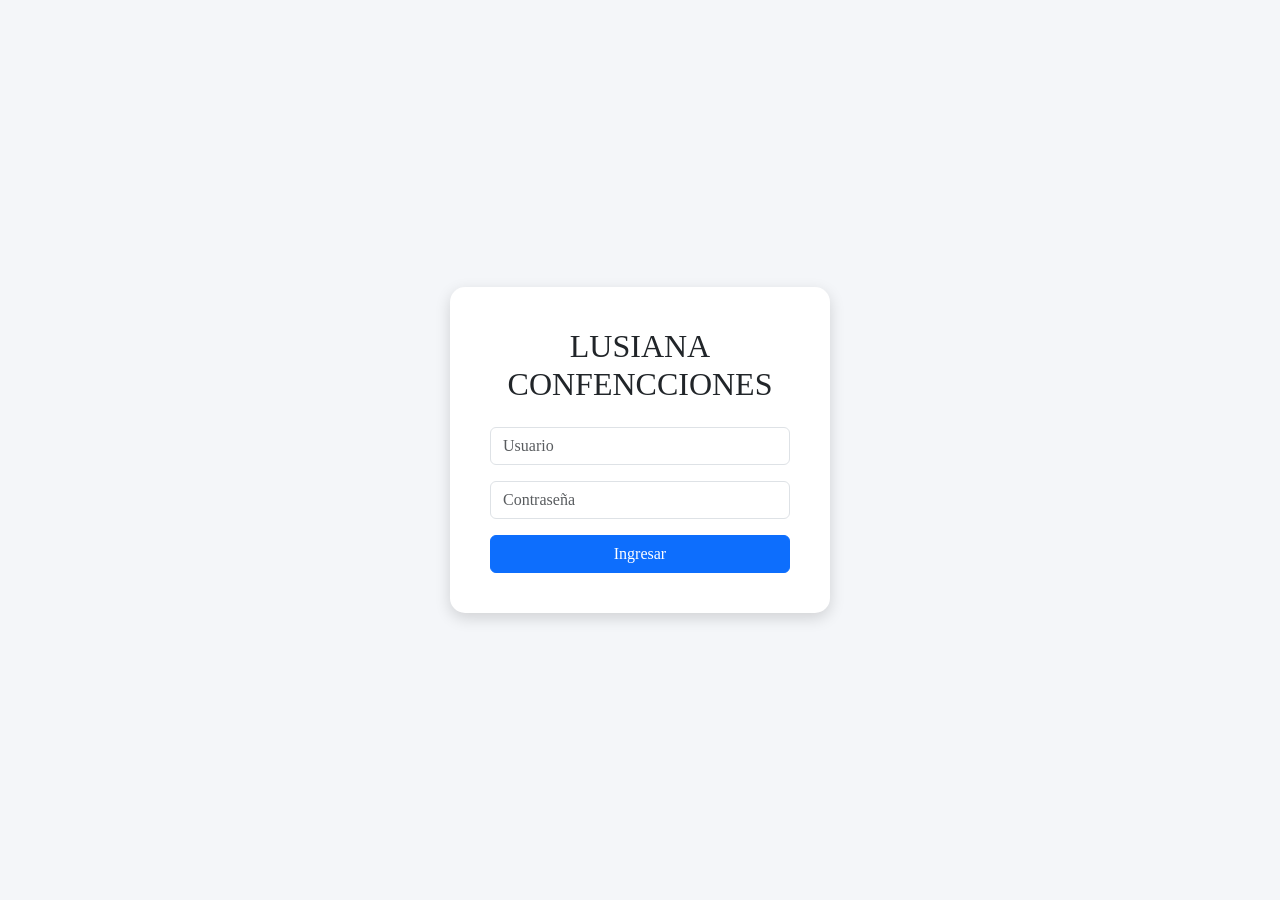
<file: frontend/index.html>
<!doctype html>
<html lang="es">
  <head>
    <meta charset="UTF-8" />

    <meta name="viewport" content="width=device-width, initial-scale=1.0" />

    <title>Lusiana Store</title>

    <link
      href="https://cdn.jsdelivr.net/npm/bootstrap@5.3.3/dist/css/bootstrap.min.css"
      rel="stylesheet"
    />

    <link rel="stylesheet" href="css/style.css" />
  </head>

  <body class="login-page">
    <div class="login-box">
      <h2 class="mb-4 text-center">LUSIANA CONFENCCIONES</h2>

      <input class="form-control mb-3" placeholder="Usuario" id="usuario" />

      <input
        type="password"
        class="form-control mb-3"
        placeholder="Contraseña"
        id="password"
      />

      <button class="btn btn-primary w-100" onclick="login()">Ingresar</button>
    </div>

    <script src="js/login.js"></script>
  </body>
</html>
</file>
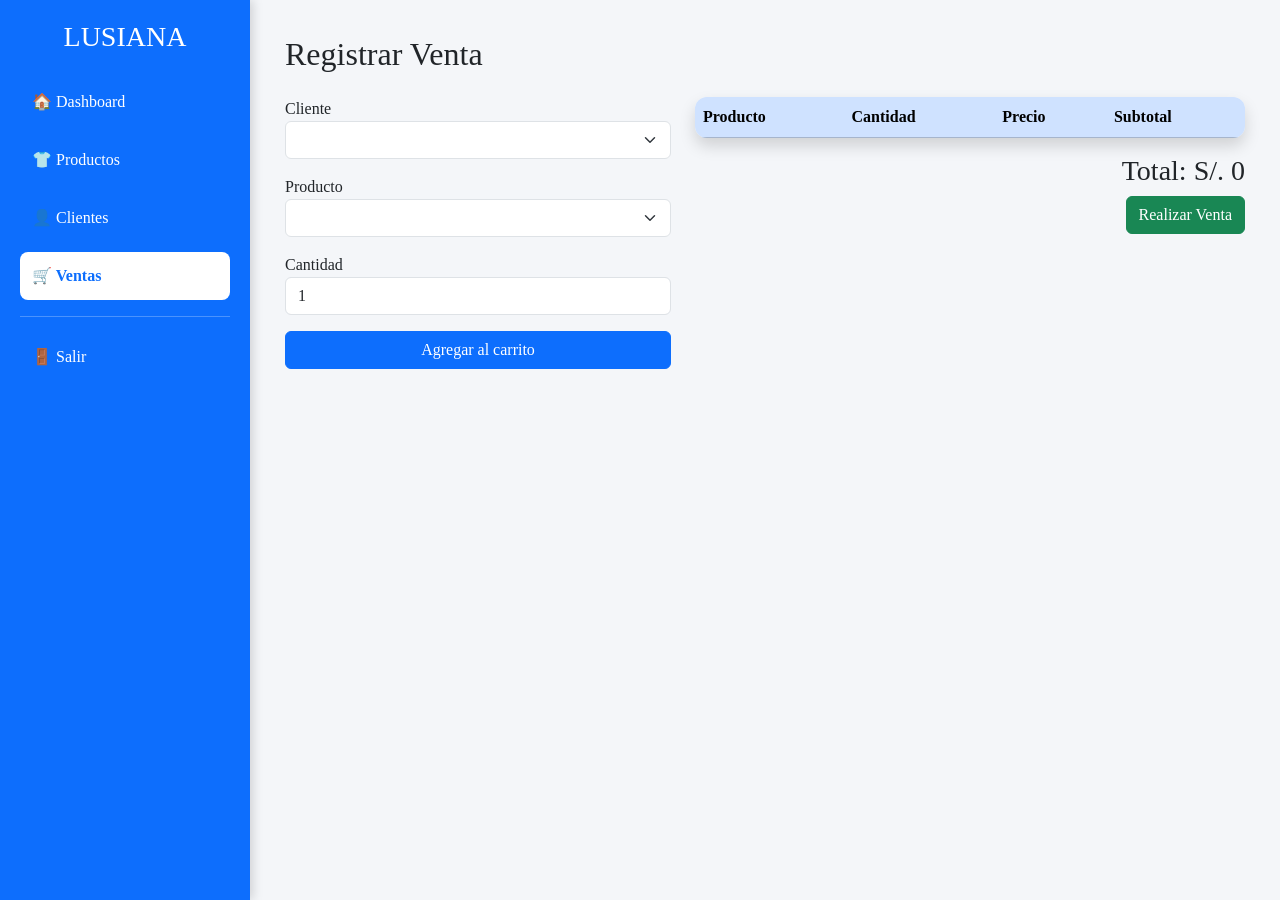
<file: frontend/boleta.html>
<!doctype html>
<html lang="es">
  <head>
    <meta charset="UTF-8" />
    <meta name="viewport" content="width=device-width, initial-scale=1.0" />
    <title>Boleta de Venta</title>

    <link
      href="https://cdn.jsdelivr.net/npm/bootstrap@5.3.3/dist/css/bootstrap.min.css"
      rel="stylesheet"
    />

    <style>
      body {
        background: #ececec;
        padding: 40px;
      }

      .boleta {
        width: 800px;
        margin: auto;
        background: white;
        border-radius: 12px;
        box-shadow: 0 5px 20px rgba(0, 0, 0, 0.2);
        padding: 40px;
      }

      .titulo {
        text-align: center;
        margin-bottom: 20px;
      }

      .titulo h2 {
        margin: 0;
        font-weight: bold;
      }

      hr {
        border-top: 2px dashed gray;
      }

      @media print {
        body {
          background: white;
          padding: 0;
        }

        .botones {
          display: none;
        }

        .boleta {
          box-shadow: none;
          width: 100%;
        }
      }
    </style>
  </head>

  <body>
    <div class="boleta">
      <div class="titulo">
        <h2>LUSIANA CONFENCCIONES</h2>

        <small>Venta de Uniformes Escolares</small>

        <br />

        <small>RUC: 20456321875</small>
      </div>

      <hr />

      <div class="row">
        <div class="col">
          <b>Boleta Nº:</b>

          <span id="numeroBoleta"></span>
        </div>

        <div class="col text-end">
          <b>Fecha:</b>

          <span id="fecha"></span>
        </div>
      </div>

      <br />

      <b>Cliente:</b>

      <span id="cliente"></span>

      <br /><br />

      <table class="table table-bordered">
        <thead class="table-light">
          <tr>
            <th>Producto</th>

            <th>Cantidad</th>

            <th>Precio</th>

            <th>Subtotal</th>
          </tr>
        </thead>

        <tbody id="detalleBoleta"></tbody>
      </table>

      <h3 class="text-end">
        TOTAL:

        <span id="total"></span>
      </h3>

      <hr />

      <p class="text-center">¡Gracias por su compra!</p>

      <div class="text-center botones">
        <button class="btn btn-success" onclick="window.print()">
          🖨 Imprimir
        </button>

        <a href="ventas.html" class="btn btn-primary"> Regresar </a>
      </div>
    </div>

    <script src="js/boleta.js"></script>
  </body>
</html>
</file>
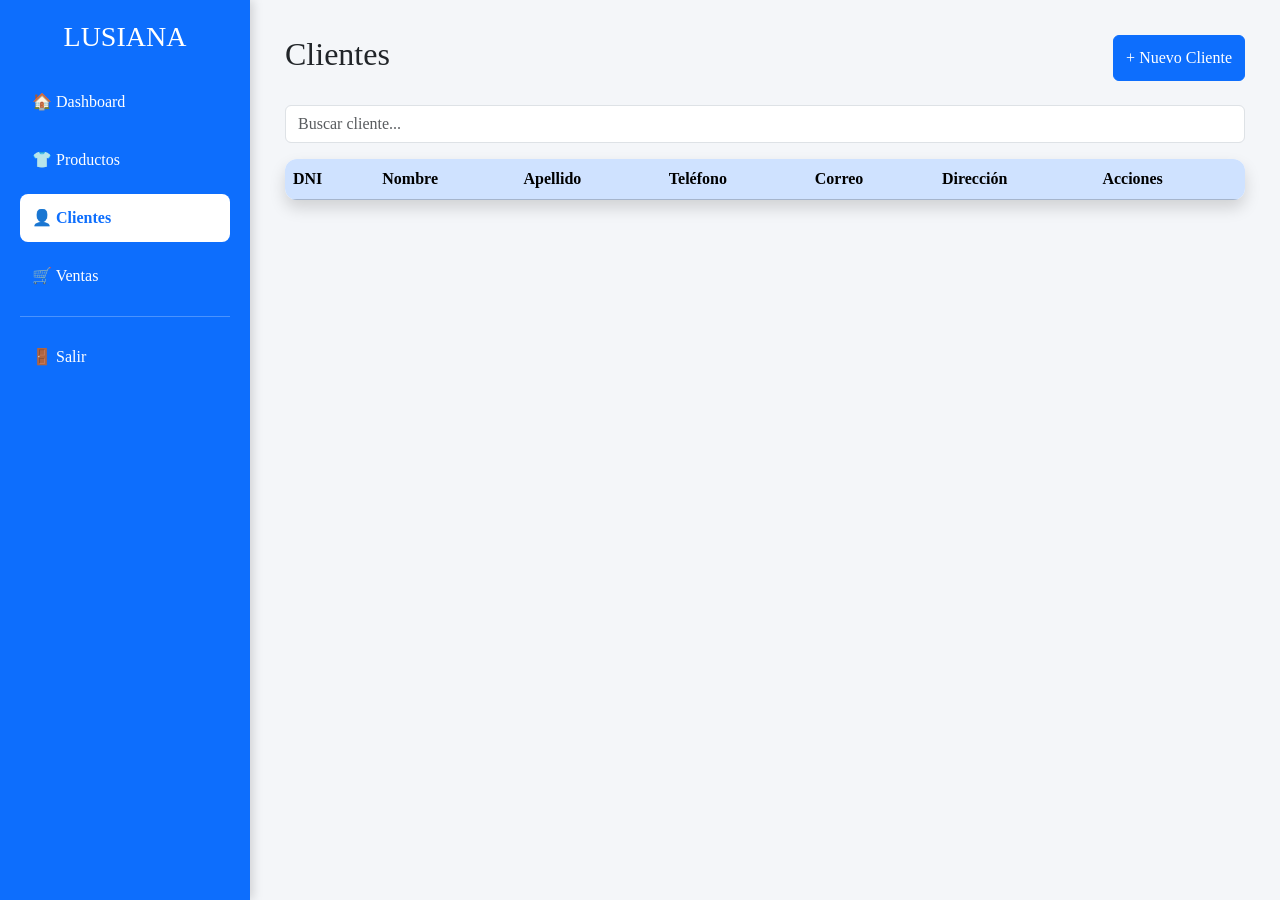
<file: frontend/clientes.html>
<!doctype html>
<html lang="es">
  <head>
    <meta charset="UTF-8" />

    <meta name="viewport" content="width=device-width, initial-scale=1" />

    <title>Clientes</title>

    <link
      href="https://cdn.jsdelivr.net/npm/bootstrap@5.3.3/dist/css/bootstrap.min.css"
      rel="stylesheet"
    />

    <link rel="stylesheet" href="css/style.css" />
  </head>

  <body>
    <div class="d-flex">
      <div class="sidebar">
        <h3 class="text-center mb-4">LUSIANA</h3>

        <a href="dashboard.html">🏠 Dashboard</a>

        <a href="productos.html">👕 Productos</a>

        <a class="active" href="clientes.html">👤 Clientes</a>

        <a href="ventas.html">🛒 Ventas</a>

        <hr />

        <a href="index.html">🚪 Salir</a>
      </div>

      <div class="contenido">
        <div class="d-flex justify-content-between mb-4">
          <h2>Clientes</h2>

          <button
            class="btn btn-primary"
            onclick="limpiarFormulario()"
            data-bs-toggle="modal"
            data-bs-target="#modalCliente"
          >
            + Nuevo Cliente
          </button>
        </div>

        <input
          id="buscar"
          class="form-control mb-3"
          placeholder="Buscar cliente..."
        />

        <table class="table table-hover shadow bg-white">
          <thead class="table-primary">
            <tr>
              <th>DNI</th>

              <th>Nombre</th>

              <th>Apellido</th>

              <th>Teléfono</th>

              <th>Correo</th>

              <th>Dirección</th>

              <th>Acciones</th>
            </tr>
          </thead>

          <tbody id="tablaClientes"></tbody>
        </table>
      </div>
    </div>

    <div class="modal fade" id="modalCliente">
      <div class="modal-dialog">
        <div class="modal-content">
          <div class="modal-header">
            <h5>Cliente</h5>

            <button class="btn-close" data-bs-dismiss="modal"></button>
          </div>

          <div class="modal-body">
            <input id="dni" class="form-control mb-2" placeholder="DNI" />

            <input id="nombre" class="form-control mb-2" placeholder="Nombre" />

            <input
              id="apellido"
              class="form-control mb-2"
              placeholder="Apellido"
            />

            <input
              id="telefono"
              class="form-control mb-2"
              placeholder="Teléfono"
            />

            <input id="correo" class="form-control mb-2" placeholder="Correo" />

            <input
              id="direccion"
              class="form-control"
              placeholder="Dirección"
            />
          </div>

          <div class="modal-footer">
            <button class="btn btn-success" onclick="guardarCliente()">
              Guardar
            </button>
          </div>
        </div>
      </div>
    </div>

    <script src="https://cdn.jsdelivr.net/npm/bootstrap@5.3.3/dist/js/bootstrap.bundle.min.js"></script>

    <script src="js/clientes.js"></script>
  </body>
</html>
</file>
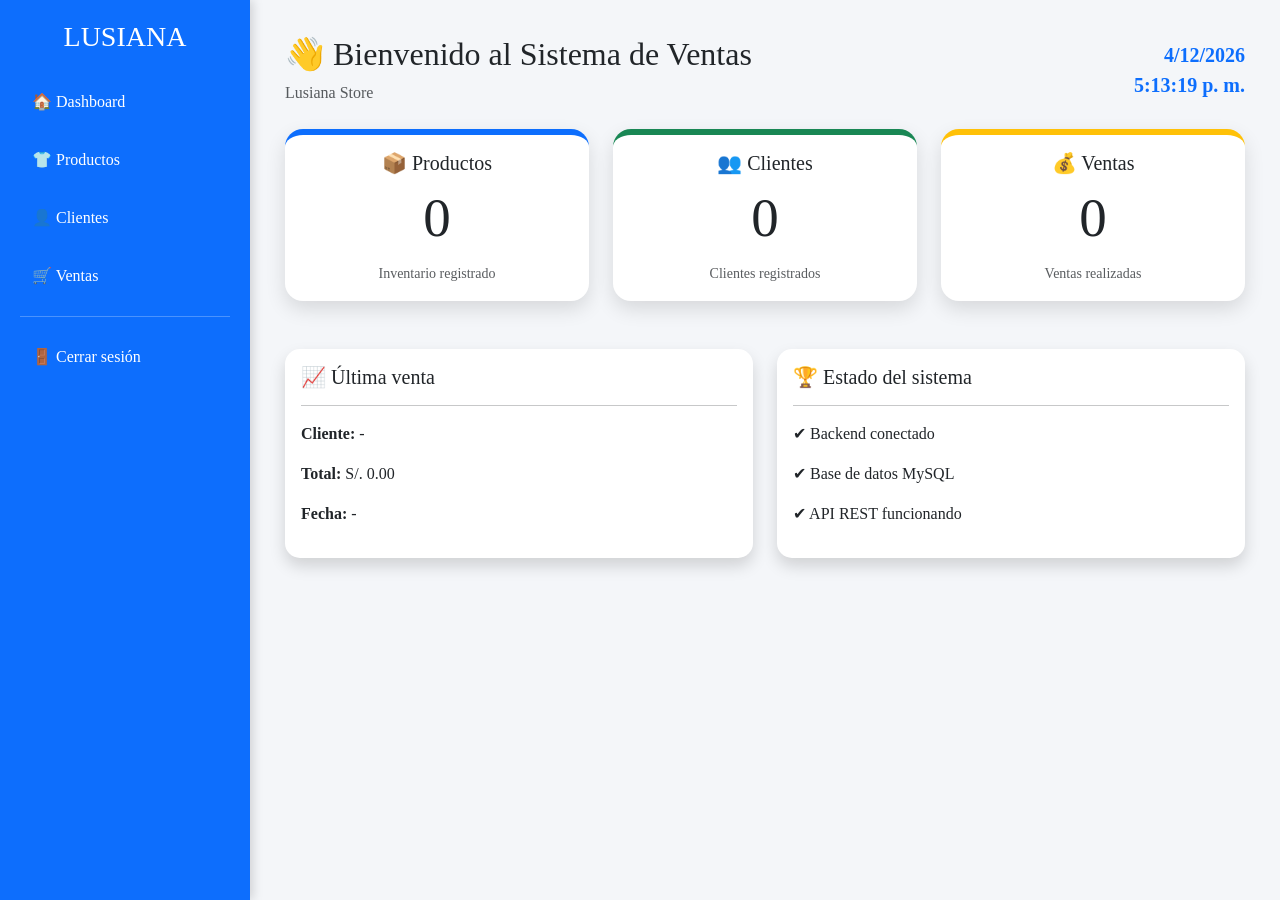
<file: frontend/dashboard.html>
<!DOCTYPE html>
<html lang="es">

<head>
    <meta charset="UTF-8">
    <meta name="viewport" content="width=device-width, initial-scale=1.0">
    <title>Dashboard | Lusiana Store</title>

    <link href="https://cdn.jsdelivr.net/npm/bootstrap@5.3.3/dist/css/bootstrap.min.css" rel="stylesheet">

    <link rel="stylesheet" href="css/style.css">
</head>

<body>

<div class="d-flex">

    <!-- Sidebar -->
    <div class="sidebar">

        <h3 class="text-center mb-4">
            LUSIANA
        </h3>

        <a href="dashboard.html">🏠 Dashboard</a>

        <a href="productos.html">👕 Productos</a>

        <a href="clientes.html">👤 Clientes</a>

        <a href="ventas.html">🛒 Ventas</a>

        <hr>

        <a href="index.html">🚪 Cerrar sesión</a>

    </div>

    <!-- Contenido -->
    <div class="contenido">

    <div class="d-flex justify-content-between align-items-center mb-4">

        <div>
            <h2>👋 Bienvenido al Sistema de Ventas</h2>
            <p class="text-muted mb-0">Lusiana Store</p>
        </div>

        <div id="reloj" class="fs-5 fw-bold text-primary"></div>

    </div>

    <div class="row g-4">

        <div class="col-md-4">

            <div class="card dashboard-card productos">

                <div class="card-body text-center">

                    <h5>📦 Productos</h5>

                    <h1 id="totalProductos">0</h1>

                    <small class="text-muted">Inventario registrado</small>

                </div>

            </div>

        </div>

        <div class="col-md-4">

            <div class="card dashboard-card clientes">

                <div class="card-body text-center">

                    <h5>👥 Clientes</h5>

                    <h1 id="totalClientes">0</h1>

                    <small class="text-muted">Clientes registrados</small>

                </div>

            </div>

        </div>

        <div class="col-md-4">

            <div class="card dashboard-card ventas">

                <div class="card-body text-center">

                    <h5>💰 Ventas</h5>

                    <h1 id="totalVentas">0</h1>

                    <small class="text-muted">Ventas realizadas</small>

                </div>

            </div>

        </div>

    </div>

    <div class="row mt-5">

        <div class="col-md-6">

            <div class="card shadow">

                <div class="card-body">

                    <h5>📈 Última venta</h5>

                    <hr>

                    <p><strong>Cliente:</strong> <span id="clienteUltima">-</span></p>

                    <p><strong>Total:</strong> <span id="totalUltima">S/. 0.00</span></p>

                    <p><strong>Fecha:</strong> <span id="fechaUltima">-</span></p>

                </div>

            </div>

        </div>

        <div class="col-md-6">

            <div class="card shadow">

                <div class="card-body">

                    <h5>🏆 Estado del sistema</h5>

                    <hr>

                    <p>✔ Backend conectado</p>

                    <p>✔ Base de datos MySQL</p>

                    <p>✔ API REST funcionando</p>

                </div>

            </div>

        </div>

    </div>

</div>

<script src="js/dashboard.js"></script>

</body>
</html>
</file>
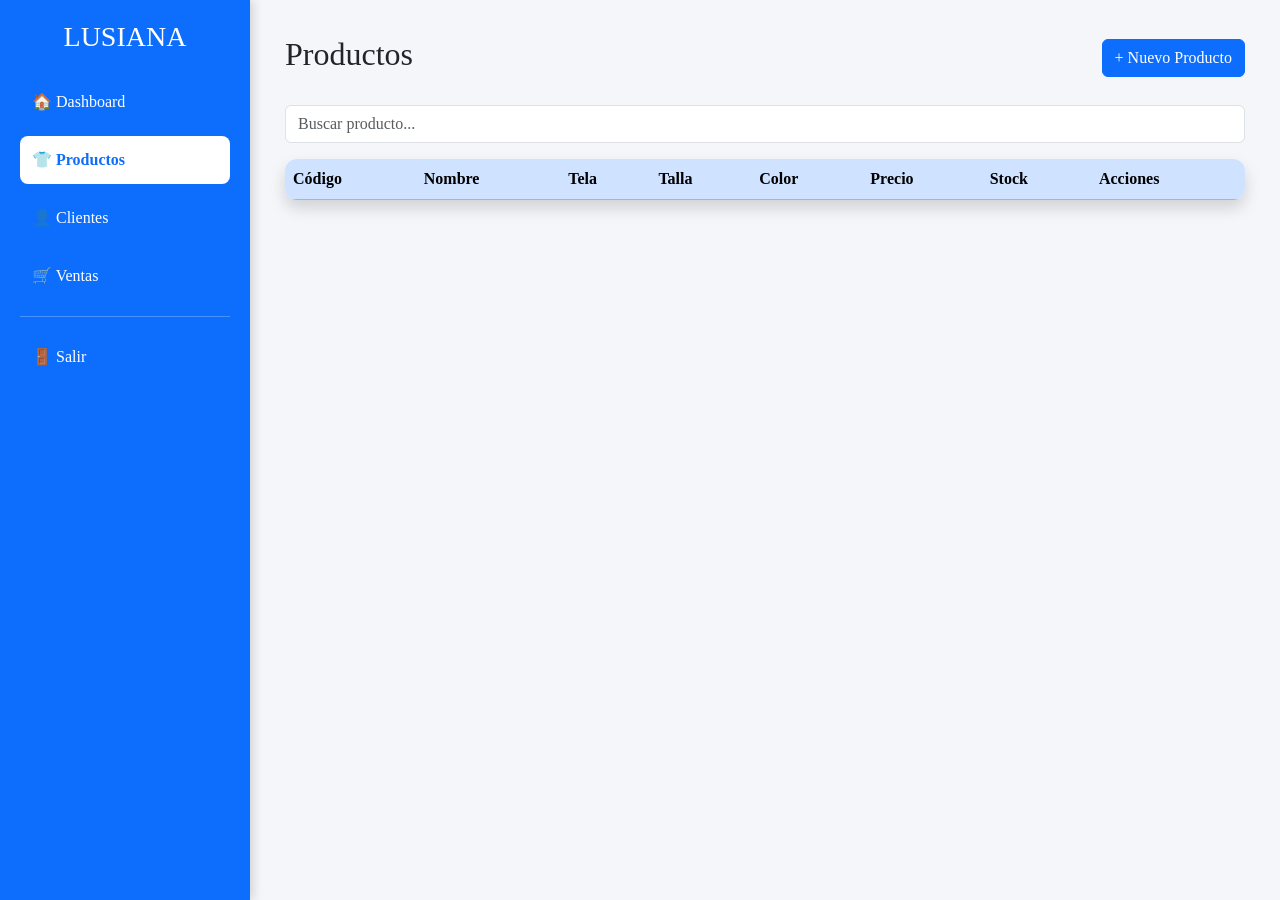
<file: frontend/productos.html>
<!doctype html>
<html lang="es">
  <head>
    <meta charset="UTF-8" />

    <meta name="viewport" content="width=device-width, initial-scale=1" />

    <title>Productos</title>

    <link
      href="https://cdn.jsdelivr.net/npm/bootstrap@5.3.3/dist/css/bootstrap.min.css"
      rel="stylesheet"
    />

    <link rel="stylesheet" href="css/style.css" />
  </head>

  <body>
    <div class="d-flex">
      <!-- MENÚ -->

      <div class="sidebar">
        <h3 class="text-center mb-4">LUSIANA</h3>

        <a href="dashboard.html">🏠 Dashboard</a>

        <a class="active" href="productos.html">👕 Productos</a>

        <a href="clientes.html">👤 Clientes</a>

        <a href="ventas.html">🛒 Ventas</a>

        <hr />

        <a href="index.html">🚪 Salir</a>
      </div>

      <!-- CONTENIDO -->

      <div class="contenido">
        <div class="d-flex justify-content-between align-items-center mb-4">
          <h2>Productos</h2>

          <button
            class="btn btn-primary"
            onclick="limpiarFormulario()"
            data-bs-toggle="modal"
            data-bs-target="#modalProducto"
          >
            + Nuevo Producto
          </button>
        </div>

        <input
          id="buscar"
          class="form-control mb-3"
          placeholder="Buscar producto..."
        />

        <table class="table table-hover shadow bg-white">
          <thead class="table-primary">
            <tr>
              <th>Código</th>

              <th>Nombre</th>

              <th>Tela</th>

              <th>Talla</th>

              <th>Color</th>

              <th>Precio</th>

              <th>Stock</th>

              <th>Acciones</th>
            </tr>
          </thead>

          <tbody id="tablaProductos"></tbody>
        </table>
      </div>
    </div>

    <!-- MODAL -->

    <div class="modal fade" id="modalProducto">
      <div class="modal-dialog modal-lg">
        <div class="modal-content">
          <div class="modal-header">
            <h5>Producto</h5>

            <button class="btn-close" data-bs-dismiss="modal"></button>
          </div>

          <div class="modal-body">
            <input id="codigo" class="form-control mb-2" placeholder="Código" />

            <input id="nombre" class="form-control mb-2" placeholder="Nombre" />

            <input
              id="tipoTela"
              class="form-control mb-2"
              placeholder="Tipo Tela"
            />

            <input id="talla" class="form-control mb-2" placeholder="Talla" />

            <input id="color" class="form-control mb-2" placeholder="Color" />

            <input id="precio" class="form-control mb-2" placeholder="Precio" />

            <input id="stock" class="form-control mb-2" placeholder="Stock" />

            <textarea
              id="descripcion"
              class="form-control"
              placeholder="Descripción"
            ></textarea>
          </div>

          <div class="modal-footer">
            <button class="btn btn-success" onclick="guardarProducto()">
              Guardar
            </button>
          </div>
        </div>
      </div>
    </div>

    <script src="https://cdn.jsdelivr.net/npm/bootstrap@5.3.3/dist/js/bootstrap.bundle.min.js"></script>

    <script src="js/productos.js"></script>
  </body>
</html>
</file>
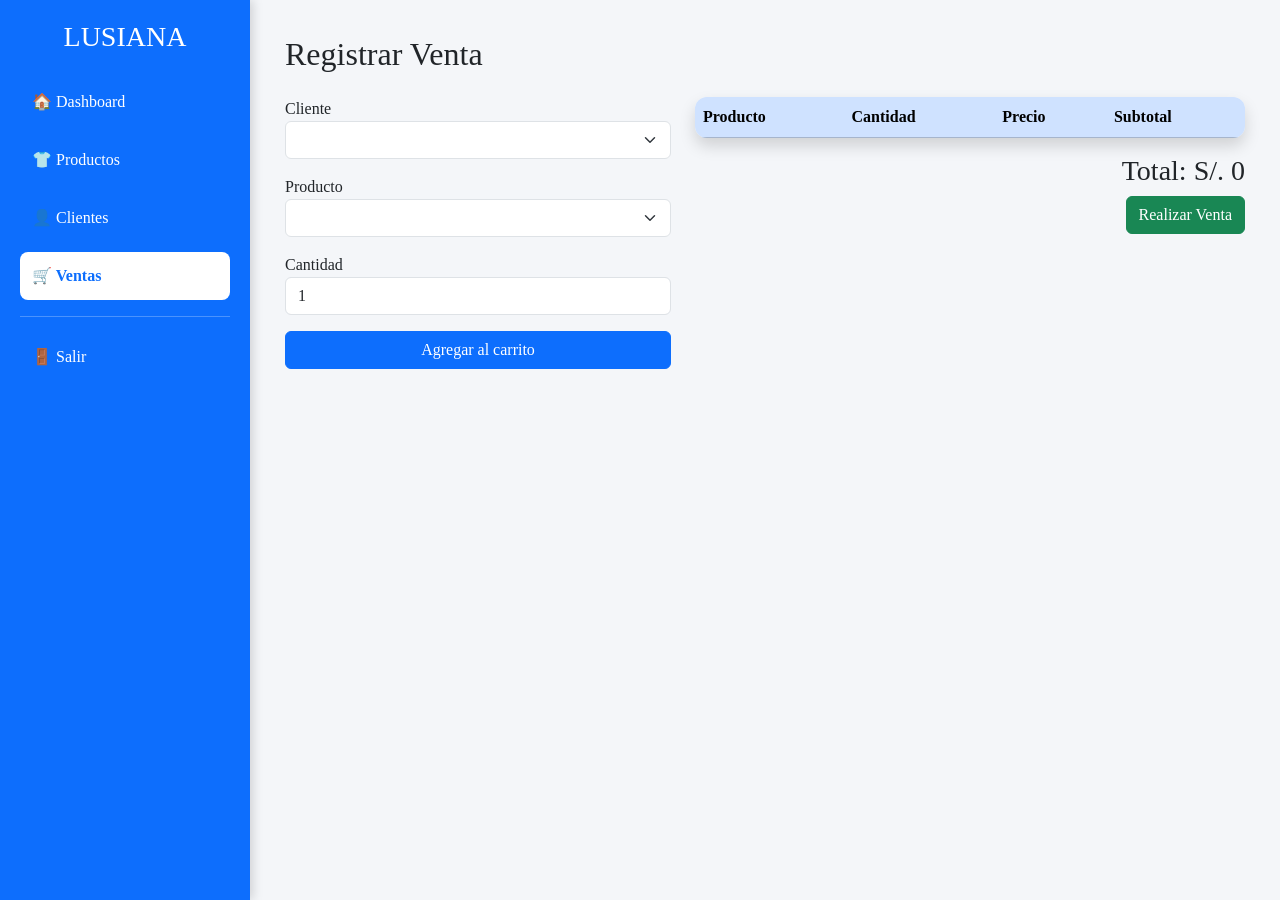
<file: frontend/ventas.html>
<!doctype html>
<html lang="es">
  <head>
    <meta charset="UTF-8" />

    <meta name="viewport" content="width=device-width, initial-scale=1" />

    <title>Ventas</title>

    <link
      href="https://cdn.jsdelivr.net/npm/bootstrap@5.3.3/dist/css/bootstrap.min.css"
      rel="stylesheet"
    />

    <link rel="stylesheet" href="css/style.css" />
  </head>

  <body>
    <div class="d-flex">
      <div class="sidebar">
        <h3 class="text-center mb-4">LUSIANA</h3>

        <a href="dashboard.html">🏠 Dashboard</a>

        <a href="productos.html">👕 Productos</a>

        <a href="clientes.html">👤 Clientes</a>

        <a class="active" href="ventas.html">🛒 Ventas</a>

        <hr />

        <a href="index.html">🚪 Salir</a>
      </div>

      <div class="contenido">
        <h2 class="mb-4">Registrar Venta</h2>

        <div class="row">
          <div class="col-md-5">
            <label>Cliente</label>

            <select id="cliente" class="form-select mb-3"></select>

            <label>Producto</label>

            <select id="producto" class="form-select mb-3"></select>

            <label>Cantidad</label>

            <input
              type="number"
              id="cantidad"
              class="form-control mb-3"
              value="1"
            />

            <button class="btn btn-primary w-100" onclick="agregarProducto()">
              Agregar al carrito
            </button>
          </div>

          <div class="col-md-7">
            <table class="table table-hover shadow">
              <thead class="table-primary">
                <tr>
                  <th>Producto</th>

                  <th>Cantidad</th>

                  <th>Precio</th>

                  <th>Subtotal</th>
                </tr>
              </thead>

              <tbody id="carrito"></tbody>
            </table>

            <h3 class="text-end">
              Total:

              <span id="total"> S/. 0 </span>
            </h3>

            <button id="btnVenta" class="btn btn-success float-end">
              Realizar Venta
            </button>
          </div>
        </div>
      </div>
    </div>

    <script src="js/ventas.js"></script>
  </body>
</html>
</file>
<file: frontend/css/style.css>
body {
  margin: 0;

  background: #f4f6f9;

  font-family: Segoe UI;
}

.login-page {
  display: flex;

  justify-content: center;

  align-items: center;

  height: 100vh;
}

.login-box {
  background: white;

  padding: 40px;

  border-radius: 15px;

  box-shadow: 0 5px 15px rgba(0, 0, 0, 0.15);

  width: 380px;
}

.sidebar {
  position: fixed;

  left: 0;

  top: 0;

  width: 250px;

  height: 100vh;

  background: #0d6efd;

  padding: 20px;

  color: white;

  box-shadow: 3px 0 10px rgba(0, 0, 0, 0.15);
}

.sidebar a {
  display: block;

  color: white;

  text-decoration: none;

  padding: 12px;

  border-radius: 8px;

  margin-bottom: 10px;
}

.sidebar a:hover {
  background: rgba(255, 255, 255, 0.2);
}

.contenido {
  margin-left: 250px;

  padding: 35px;

  width: calc(100% - 250px);

  min-height: 100vh;

  background: #f4f6f9;
}

.card {
  border: none;

  border-radius: 15px;
}

.sidebar a.active {
  background: white;

  color: #0d6efd;

  font-weight: bold;
}

table {
  border-radius: 12px;

  overflow: hidden;
}

.modal-content {
  border-radius: 15px;
}

.dashboard-card {
  border-radius: 18px;

  transition: 0.3s;

  box-shadow: 0 8px 20px rgba(0, 0, 0, 0.12);
}

.dashboard-card:hover {
  transform: translateY(-5px);
}

.dashboard-card h1 {
  font-size: 55px;

  margin: 10px 0;
}

.productos {
  border-top: 6px solid #0d6efd;
}

.clientes {
  border-top: 6px solid #198754;
}

.ventas {
  border-top: 6px solid #ffc107;
}

#reloj {
  text-align: right;

  min-width: 180px;
}
</file>
